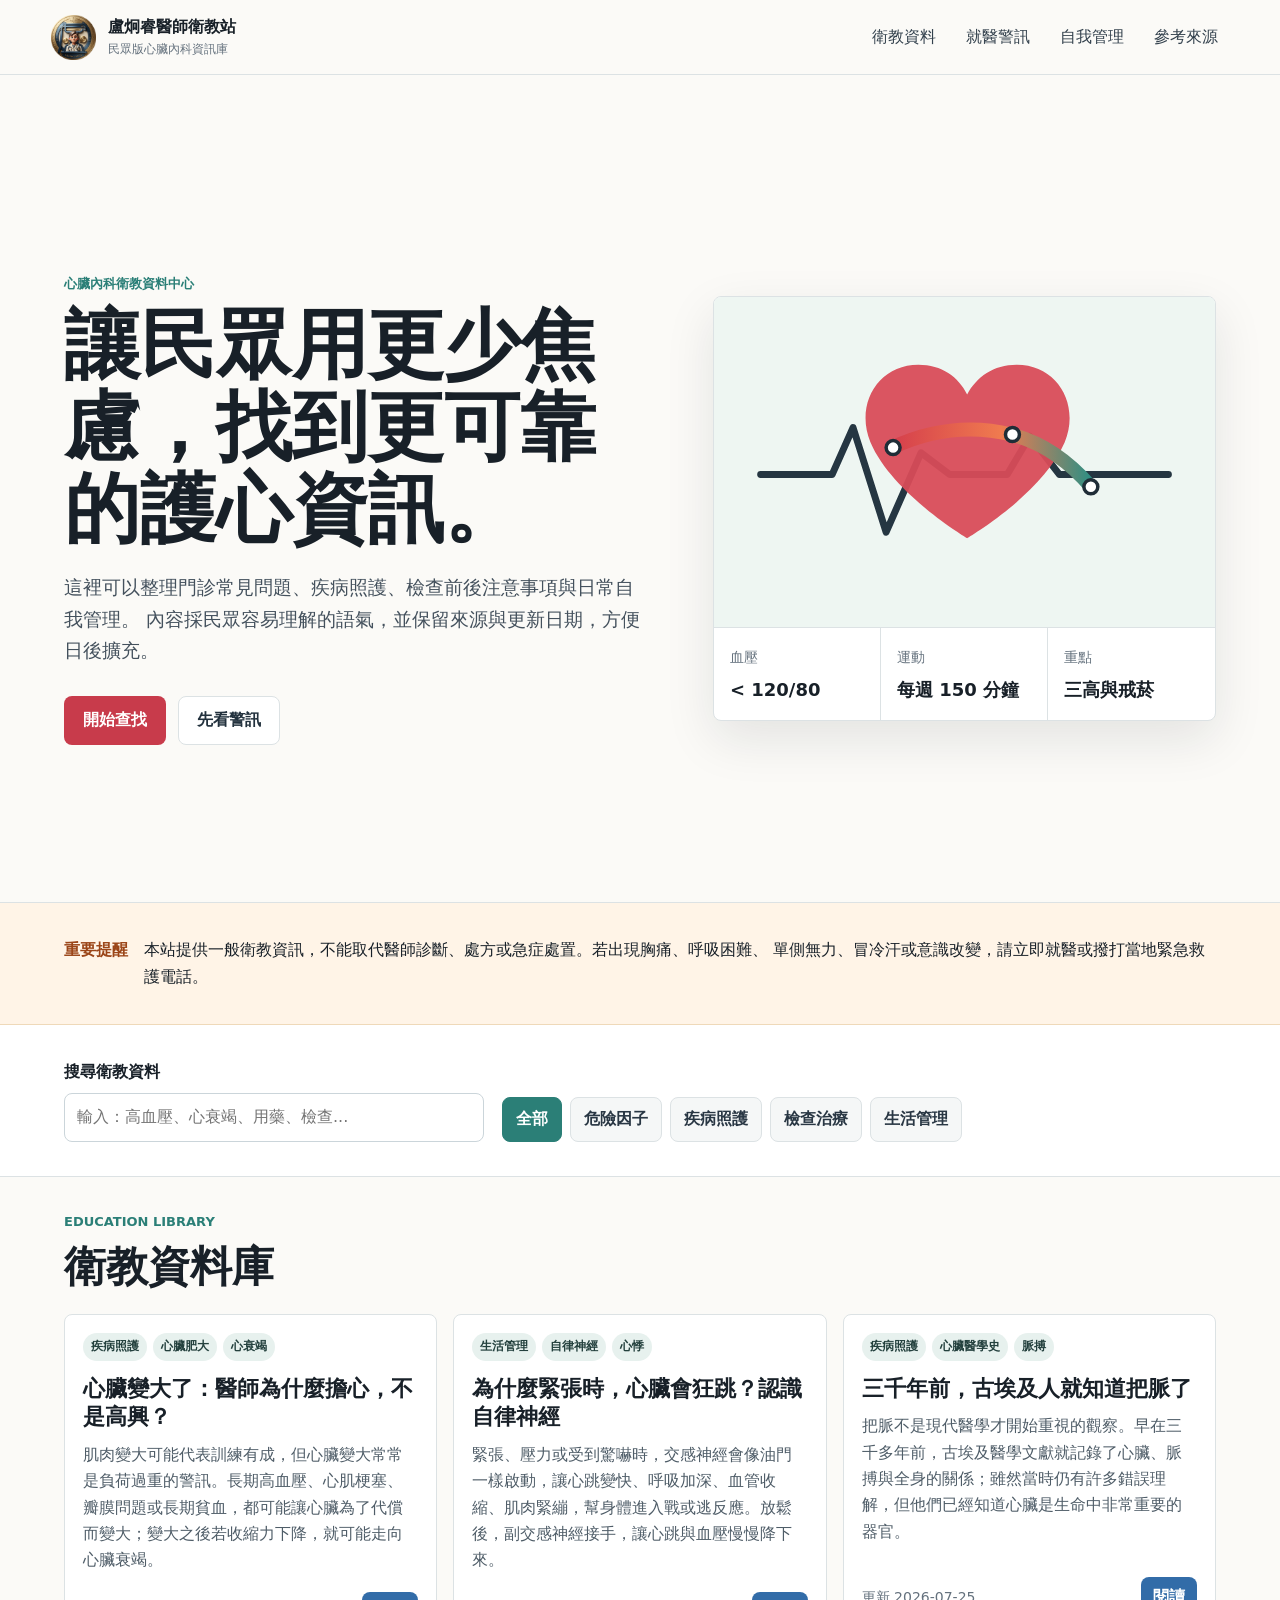
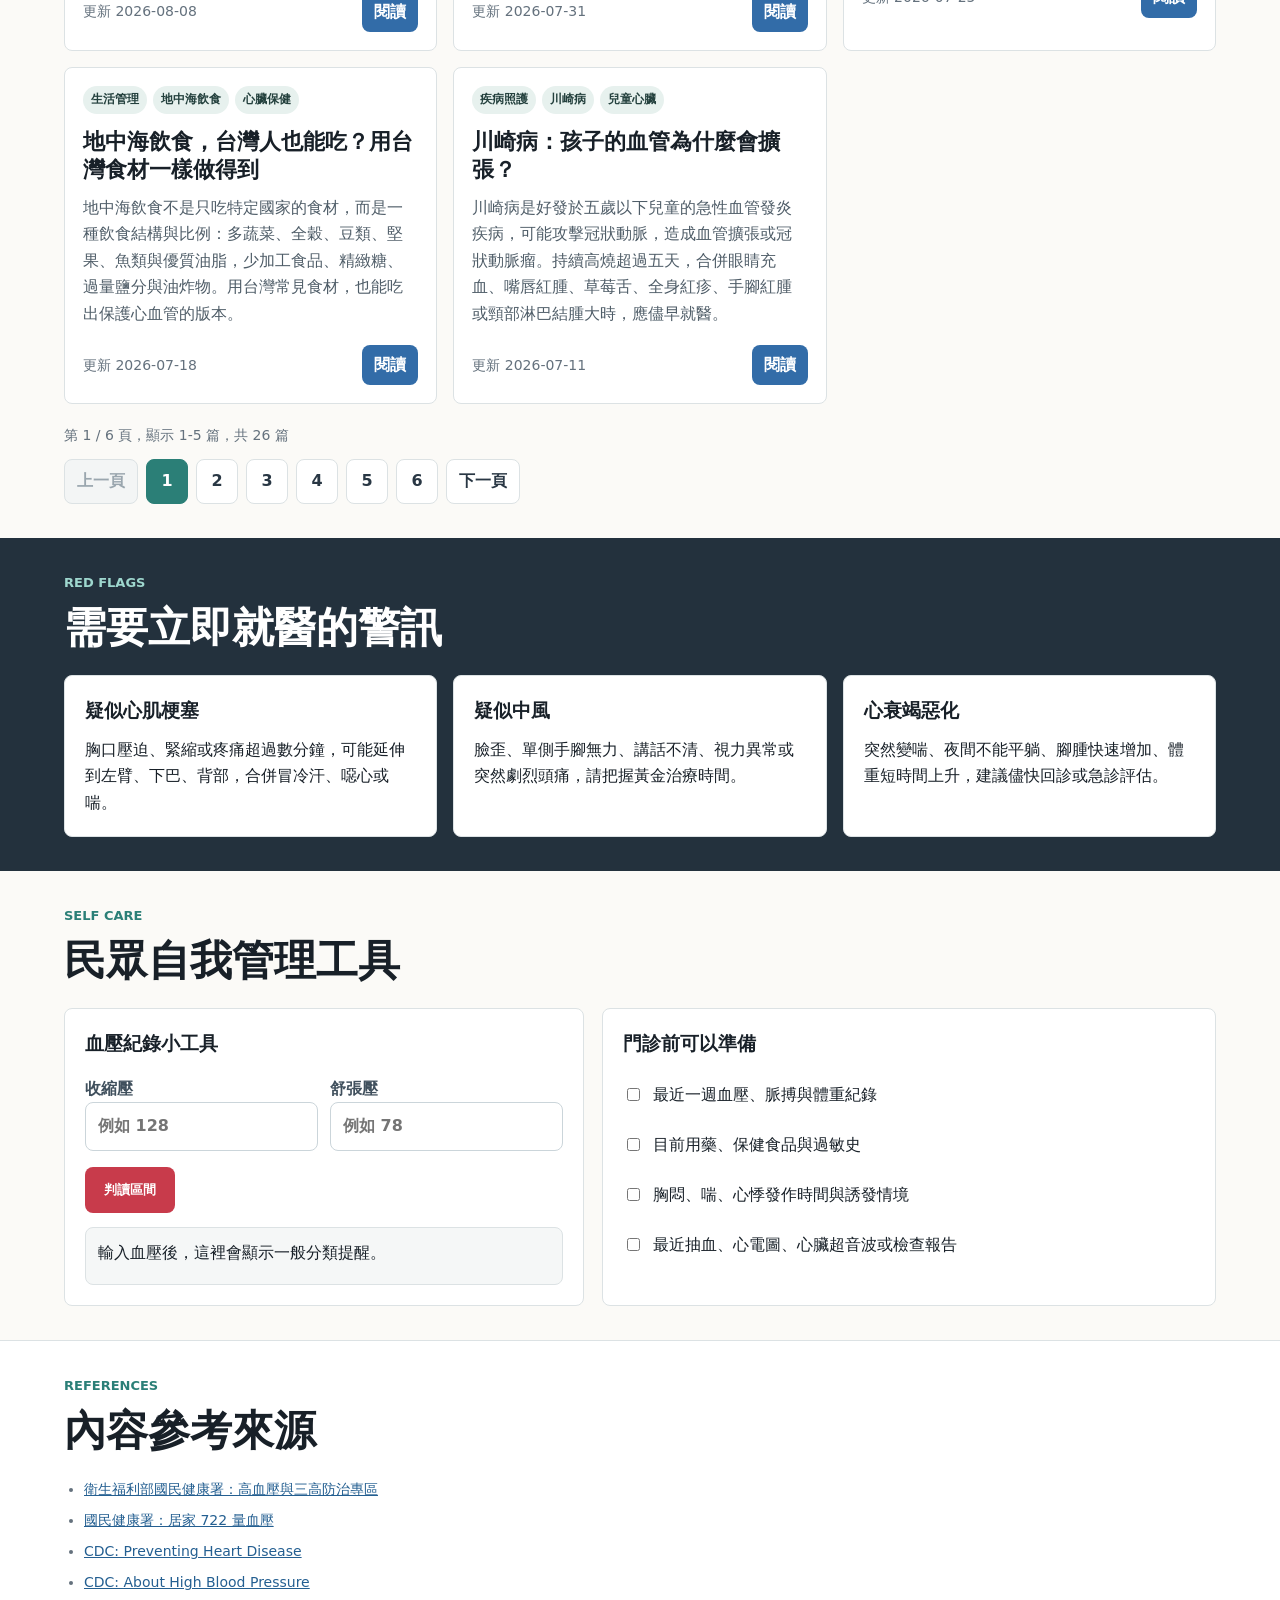
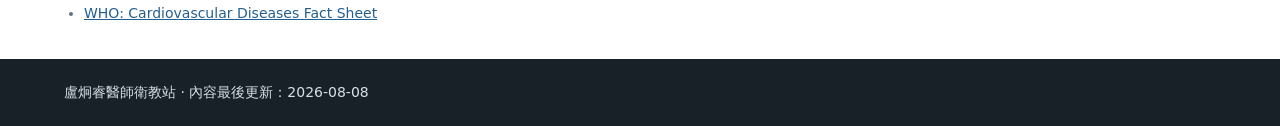
<file: index.html>
<!doctype html>
<html lang="zh-Hant">
  <head>
    <meta charset="utf-8">
    <meta name="viewport" content="width=device-width, initial-scale=1">
    <title>盧炯睿醫師衛教站</title>
    <meta
      name="description"
      content="心臟內科衛教資訊網站，提供高血壓、高血脂、冠心症、心衰竭、心律不整、用藥與生活照護資訊。"
    >
    <meta name="theme-color" content="#c83b4b">
    <meta property="og:title" content="盧炯睿醫師衛教站">
    <meta
      property="og:description"
      content="民眾版心臟內科衛教資訊庫，提供疾病照護、檢查治療、三高管理與護心生活資訊。"
    >
    <meta property="og:type" content="website">
    <link rel="stylesheet" href="styles.css">
  </head>
  <body>
    <header class="site-header">
      <a class="brand" href="#top" aria-label="回到首頁">
        <span class="brand-mark" aria-hidden="true">
          <img src="assets/brand-cardiologist.png" alt="">
        </span>
        <span>
          <strong>盧炯睿醫師衛教站</strong>
          <small>民眾版心臟內科資訊庫</small>
        </span>
      </a>
      <nav class="top-nav" aria-label="主要導覽">
        <a href="#library">衛教資料</a>
        <a href="#warning">就醫警訊</a>
        <a href="#tools">自我管理</a>
        <a href="#sources">參考來源</a>
      </nav>
    </header>

    <main id="top">
      <section class="intro">
        <div class="intro-copy">
          <p class="eyebrow">心臟內科衛教資料中心</p>
          <h1>讓民眾用更少焦慮，找到更可靠的護心資訊。</h1>
          <p>
            這裡可以整理門診常見問題、疾病照護、檢查前後注意事項與日常自我管理。
            內容採民眾容易理解的語氣，並保留來源與更新日期，方便日後擴充。
          </p>
          <div class="intro-actions">
            <a class="primary-action" href="#library">開始查找</a>
            <a class="secondary-action" href="#warning">先看警訊</a>
          </div>
        </div>
        <div class="heart-panel" aria-label="心血管健康重點圖示">
          <div class="heart-visual" aria-hidden="true">
            <svg viewBox="0 0 520 320">
              <defs>
                <linearGradient id="artery" x1="0" x2="1">
                  <stop offset="0" stop-color="#d53f4c"/>
                  <stop offset="0.55" stop-color="#f07b4f"/>
                  <stop offset="1" stop-color="#2f8f83"/>
                </linearGradient>
              </defs>
              <path class="ecg-line" d="M26 174h82l24-54 38 120 40-91 33 25h66l26-44 34 44h125"/>
              <path class="heart-shape" d="M263 247s-86-51-111-110c-18-44 9-89 55-89 27 0 46 14 56 34 11-20 30-34 57-34 46 0 73 45 55 89-25 59-112 110-112 110Z"/>
              <path class="vessel" d="M177 143c45-21 91-26 137-15 38 10 66 31 91 60"/>
              <circle cx="178" cy="143" r="8"/>
              <circle cx="315" cy="128" r="8"/>
              <circle cx="405" cy="188" r="8"/>
            </svg>
          </div>
          <div class="vitals">
            <div>
              <span>血壓</span>
              <strong>&lt; 120/80</strong>
            </div>
            <div>
              <span>運動</span>
              <strong>每週 150 分鐘</strong>
            </div>
            <div>
              <span>重點</span>
              <strong>三高與戒菸</strong>
            </div>
          </div>
        </div>
      </section>

      <section class="notice" aria-label="醫療提醒">
        <strong>重要提醒</strong>
        <p>
          本站提供一般衛教資訊，不能取代醫師診斷、處方或急症處置。若出現胸痛、呼吸困難、
          單側無力、冒冷汗或意識改變，請立即就醫或撥打當地緊急救護電話。
        </p>
      </section>

      <section class="toolbar" aria-label="搜尋和分類">
        <label class="search-box">
          <span>搜尋衛教資料</span>
          <input id="searchInput" type="search" placeholder="輸入：高血壓、心衰竭、用藥、檢查..." autocomplete="off">
        </label>
        <div class="filters" aria-label="分類篩選">
          <button class="filter is-active" type="button" data-filter="all">全部</button>
          <button class="filter" type="button" data-filter="risk">危險因子</button>
          <button class="filter" type="button" data-filter="disease">疾病照護</button>
          <button class="filter" type="button" data-filter="exam">檢查治療</button>
          <button class="filter" type="button" data-filter="life">生活管理</button>
        </div>
      </section>

      <section id="library" class="content-section">
        <div class="section-heading">
          <p class="eyebrow">Education Library</p>
          <h2>衛教資料庫</h2>
        </div>
        <div id="articleGrid" class="article-grid" aria-live="polite"></div>
        <nav id="pagination" class="pagination" aria-label="衛教文章分頁"></nav>
        <p id="emptyState" class="empty-state" hidden>找不到符合條件的資料。可以換個關鍵字，或新增一篇衛教文章。</p>
      </section>

      <section id="warning" class="warning-band">
        <div class="section-heading">
          <p class="eyebrow">Red Flags</p>
          <h2>需要立即就醫的警訊</h2>
        </div>
        <div class="warning-grid">
          <article>
            <h3>疑似心肌梗塞</h3>
            <p>胸口壓迫、緊縮或疼痛超過數分鐘，可能延伸到左臂、下巴、背部，合併冒冷汗、噁心或喘。</p>
          </article>
          <article>
            <h3>疑似中風</h3>
            <p>臉歪、單側手腳無力、講話不清、視力異常或突然劇烈頭痛，請把握黃金治療時間。</p>
          </article>
          <article>
            <h3>心衰竭惡化</h3>
            <p>突然變喘、夜間不能平躺、腳腫快速增加、體重短時間上升，建議儘快回診或急診評估。</p>
          </article>
        </div>
      </section>

      <section id="tools" class="content-section">
        <div class="section-heading">
          <p class="eyebrow">Self Care</p>
          <h2>民眾自我管理工具</h2>
        </div>
        <div class="tools-layout">
          <form class="bp-card" id="bpForm">
            <h3>血壓紀錄小工具</h3>
            <div class="bp-inputs">
              <label>
                收縮壓
                <input id="systolic" type="number" inputmode="numeric" min="60" max="260" placeholder="例如 128">
              </label>
              <label>
                舒張壓
                <input id="diastolic" type="number" inputmode="numeric" min="30" max="160" placeholder="例如 78">
              </label>
            </div>
            <button type="submit">判讀區間</button>
            <output id="bpResult">輸入血壓後，這裡會顯示一般分類提醒。</output>
          </form>
          <div class="checklist">
            <h3>門診前可以準備</h3>
            <label><input type="checkbox"> 最近一週血壓、脈搏與體重紀錄</label>
            <label><input type="checkbox"> 目前用藥、保健食品與過敏史</label>
            <label><input type="checkbox"> 胸悶、喘、心悸發作時間與誘發情境</label>
            <label><input type="checkbox"> 最近抽血、心電圖、心臟超音波或檢查報告</label>
          </div>
        </div>
      </section>

      <section id="sources" class="sources">
        <div class="section-heading">
          <p class="eyebrow">References</p>
          <h2>內容參考來源</h2>
        </div>
        <ul>
          <li><a href="https://www.hpa.gov.tw/Pages/List.aspx?nodeid=1463" target="_blank" rel="noreferrer">衛生福利部國民健康署：高血壓與三高防治專區</a></li>
          <li><a href="https://www.hpa.gov.tw/Pages/Detail.aspx?nodeid=4878&pid=18903" target="_blank" rel="noreferrer">國民健康署：居家 722 量血壓</a></li>
          <li><a href="https://www.cdc.gov/heart-disease/prevention/index.html" target="_blank" rel="noreferrer">CDC: Preventing Heart Disease</a></li>
          <li><a href="https://www.cdc.gov/high-blood-pressure/about/index.html" target="_blank" rel="noreferrer">CDC: About High Blood Pressure</a></li>
          <li><a href="https://www.who.int/westernpacific/newsroom/fact-sheets/detail/cardiovascular-diseases-%28cvds%29" target="_blank" rel="noreferrer">WHO: Cardiovascular Diseases Fact Sheet</a></li>
        </ul>
      </section>
    </main>

    <dialog id="articleDialog">
      <button class="close-dialog" type="button" aria-label="關閉">×</button>
      <article id="articleDetail"></article>
    </dialog>

    <footer>
      <p>盧炯睿醫師衛教站 · 內容最後更新：<span id="footerUpdatedDate">2026-06-14</span></p>
    </footer>

    <script src="app.js"></script>
  </body>
</html>
</file>
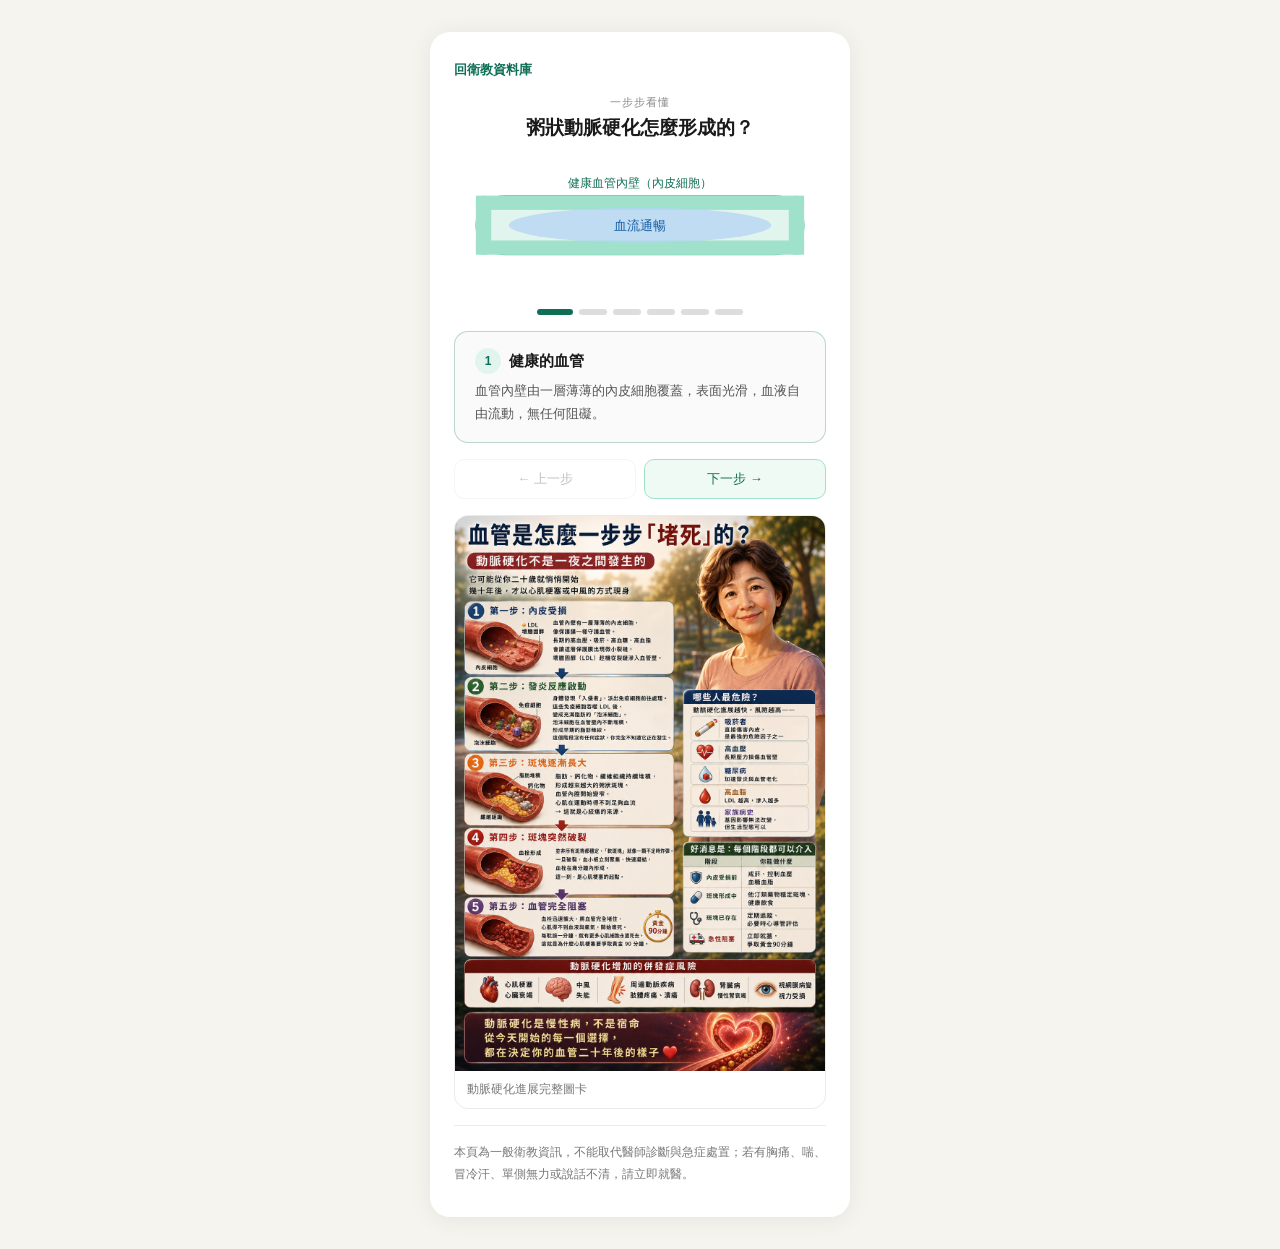
<file: pages/atherosclerosis.html>
<!DOCTYPE html>
<html lang="zh-TW">
<head>
<meta charset="UTF-8">
<meta name="viewport" content="width=device-width, initial-scale=1.0">
<title>粥狀動脈硬化 — 互動圖解</title>
<meta name="description" content="以翻頁互動圖解說明粥狀動脈硬化從內皮受損、發炎、斑塊長大、斑塊破裂到血管阻塞的過程。">
<style>
  * { box-sizing: border-box; margin: 0; padding: 0; }
  body {
    font-family: -apple-system, 'Noto Sans TC', sans-serif;
    background: #f5f4ef;
    min-height: 100vh;
    display: flex;
    align-items: center;
    justify-content: center;
    padding: 2rem 1rem;
  }
  .card {
    background: #fff;
    border-radius: 20px;
    max-width: 420px;
    width: 100%;
    padding: 1.75rem 1.5rem 2rem;
    box-shadow: 0 2px 24px rgba(0,0,0,0.07);
  }
  .back-link {
    display: inline-flex;
    margin-bottom: 1rem;
    color: #0F6E56;
    font-size: 13px;
    font-weight: 600;
    text-decoration: none;
  }
  .header { text-align: center; margin-bottom: 1.5rem; }
  .eyebrow { font-size: 11px; color: #888; letter-spacing: 0.1em; margin-bottom: 5px; text-transform: uppercase; }
  .title { font-size: 19px; font-weight: 600; color: #1a1a1a; }

  .vessel-wrap { margin-bottom: 1.25rem; }

  .dots { display: flex; gap: 6px; justify-content: center; margin-bottom: 1rem; }
  .dot { width: 28px; height: 6px; border-radius: 3px; cursor: pointer; transition: background 0.3s, width 0.3s; background: #ddd; }
  .dot.active { width: 36px; }

  .step-card {
    background: #fafafa;
    border: 1px solid #ebebeb;
    border-radius: 14px;
    padding: 1rem 1.25rem;
    min-height: 100px;
    margin-bottom: 1rem;
    transition: border-color 0.3s;
  }
  .step-header { display: flex; align-items: center; gap: 8px; margin-bottom: 6px; }
  .step-num {
    width: 26px; height: 26px; border-radius: 50%;
    font-size: 12px; font-weight: 600;
    display: flex; align-items: center; justify-content: center;
    flex-shrink: 0; transition: background 0.3s, color 0.3s;
  }
  .step-title { font-weight: 600; font-size: 15px; color: #1a1a1a; }
  .step-desc { font-size: 13px; color: #555; line-height: 1.75; }

  .nav-row { display: flex; gap: 8px; }
  .nav-btn {
    flex: 1; padding: 10px;
    border-radius: 10px;
    border: 1px solid #e0e0e0;
    background: #fff;
    font-size: 13px; font-weight: 500;
    cursor: pointer; color: #333;
    transition: background 0.2s, opacity 0.2s;
  }
  .nav-btn:hover { background: #f0f0f0; }
  .nav-btn.primary { background: #f0faf5; border-color: #9FE1CB; color: #0F6E56; }

  .risk-box {
    margin-top: 1rem;
    background: #fff5f5;
    border: 1px solid #fcc;
    border-radius: 14px;
    padding: 1rem 1.25rem;
    display: none;
  }
  .risk-title { font-weight: 600; font-size: 13px; color: #c0392b; margin-bottom: 6px; }
  .risk-body { font-size: 12px; color: #a32d2d; line-height: 1.9; }
  .poster-figure {
    margin-top: 1rem;
    overflow: hidden;
    border: 1px solid #ebebeb;
    border-radius: 14px;
    background: #fff;
  }
  .poster-figure img {
    display: block;
    width: 100%;
    height: auto;
  }
  .poster-figure figcaption {
    padding: 9px 12px;
    color: #777;
    font-size: 12px;
    line-height: 1.6;
  }
  .medical-note {
    margin-top: 1rem;
    padding-top: 1rem;
    border-top: 1px solid #ebebeb;
    color: #777;
    font-size: 12px;
    line-height: 1.8;
  }
</style>
</head>
<body>
<div class="card">
  <a class="back-link" href="../index.html">回衛教資料庫</a>

  <div class="header">
    <div class="eyebrow">一步步看懂</div>
    <div class="title">粥狀動脈硬化怎麼形成的？</div>
  </div>

  <div class="vessel-wrap">
    <svg width="100%" viewBox="0 0 340 110" role="img">
      <title>血管橫切面動態圖</title>
      <defs>
        <marker id="arr2" viewBox="0 0 10 10" refX="8" refY="5" markerWidth="6" markerHeight="6" orient="auto-start-reverse">
          <path d="M2 1L8 5L2 9" fill="none" stroke="context-stroke" stroke-width="1.5" stroke-linecap="round" stroke-linejoin="round"/>
        </marker>
      </defs>

      <rect x="20" y="28" width="300" height="54" rx="27" fill="#E1F5EE" stroke="#5DCAA5" stroke-width="1"/>
      <rect x="20" y="28" width="300" height="13" rx="0" fill="#9FE1CB"/>
      <rect x="20" y="69" width="300" height="13" rx="0" fill="#9FE1CB"/>
      <rect x="20" y="28" width="14" height="54" rx="6" fill="#9FE1CB"/>
      <rect x="306" y="28" width="14" height="54" rx="6" fill="#9FE1CB"/>

      <ellipse id="lumen" cx="170" cy="55" rx="120" ry="16" fill="#B5D4F4" opacity="0.75"/>
      <g id="plaque-group"></g>
      <g id="clot-group"></g>

      <text id="lumen-label" x="170" y="59" text-anchor="middle" font-size="12" font-family="-apple-system, sans-serif" fill="#185FA5" font-weight="500">血流通暢</text>
      <text id="wall-label" x="170" y="20" text-anchor="middle" font-size="11" font-family="-apple-system, sans-serif" fill="#0F6E56">健康血管內壁（內皮細胞）</text>
    </svg>
  </div>

  <div class="dots" id="dots-nav"></div>

  <div class="step-card" id="step-card">
    <div class="step-header">
      <div class="step-num" id="step-num" style="background:#E1F5EE;color:#0F6E56;">1</div>
      <div class="step-title" id="step-title">健康的血管</div>
    </div>
    <div class="step-desc" id="step-desc">血管內壁由一層薄薄的內皮細胞覆蓋，表面光滑，血液自由流動，無任何阻礙。</div>
  </div>

  <div class="nav-row">
    <button class="nav-btn" id="btn-prev" onclick="changeStep(-1)">← 上一步</button>
    <button class="nav-btn primary" id="btn-next" onclick="changeStep(1)">下一步 →</button>
  </div>

  <div class="risk-box" id="risk-box">
    <div class="risk-title">如何預防？</div>
    <div class="risk-body">
      戒菸 ｜ 控制血壓、血糖、血脂<br>
      規律運動 ｜ 健康飲食<br>
      定期健檢，早期發現早期治療
    </div>
  </div>

  <figure class="poster-figure">
    <img src="../assets/atherosclerosis-progression-guide.png" alt="動脈硬化進展衛教圖卡，說明血管從內皮受損、發炎反應、斑塊長大、斑塊破裂到完全阻塞的過程">
    <figcaption>動脈硬化進展完整圖卡</figcaption>
  </figure>

  <p class="medical-note">本頁為一般衛教資訊，不能取代醫師診斷與急症處置；若有胸痛、喘、冒冷汗、單側無力或說話不清，請立即就醫。</p>

</div>

<script>
const steps = [
  {
    title: "健康的血管",
    desc: "血管內壁由一層薄薄的內皮細胞覆蓋，表面光滑，血液自由流動，無任何阻礙。",
    color: "#0F6E56", bg: "#E1F5EE",
    lumenRx: 120, lumenFill: "#B5D4F4",
    lumenLabel: "血流通暢", lumenLabelColor: "#185FA5",
    wallLabel: "健康血管內壁（內皮細胞）", wallLabelColor: "#0F6E56",
    plaque: 0, clot: false, clotSize: 0, showRisk: false
  },
  {
    title: "第一步：內皮受損",
    desc: "長期高血壓、吸菸、高血脂、高血糖會傷害內皮細胞，使血管壁出現微小裂縫，壞膽固醇（LDL）趁機滲入。",
    color: "#854F0B", bg: "#FAEEDA",
    lumenRx: 116, lumenFill: "#B5D4F4",
    lumenLabel: "血流正常", lumenLabelColor: "#185FA5",
    wallLabel: "⚠ 內皮受損，LDL 開始滲入", wallLabelColor: "#854F0B",
    plaque: 0, clot: false, clotSize: 0, showRisk: false
  },
  {
    title: "第二步：發炎反應啟動",
    desc: "免疫細胞被召喚至受損處，吞噬 LDL 後變成「泡沫細胞」，在血管壁內堆積，形成早期脂肪條紋。",
    color: "#854F0B", bg: "#FAEEDA",
    lumenRx: 105, lumenFill: "#85B7EB",
    lumenLabel: "輕微變窄", lumenLabelColor: "#185FA5",
    wallLabel: "泡沫細胞堆積，脂肪條紋形成", wallLabelColor: "#854F0B",
    plaque: 1, clot: false, clotSize: 0, showRisk: false
  },
  {
    title: "第三步：斑塊逐漸長大",
    desc: "脂肪、鈣化物、纖維組織持續堆積，形成「粥狀斑塊」。血管越來越窄，運動時心肌開始缺血——這就是心絞痛。",
    color: "#993C1D", bg: "#FAECE7",
    lumenRx: 78, lumenFill: "#378ADD",
    lumenLabel: "明顯狹窄", lumenLabelColor: "#fff",
    wallLabel: "斑塊增大，血管腔縮小", wallLabelColor: "#993C1D",
    plaque: 2, clot: false, clotSize: 0, showRisk: false
  },
  {
    title: "第四步：斑塊破裂",
    desc: "不穩定的斑塊突然破裂，血小板迅速聚集，血栓開始形成——這是心肌梗塞發生的關鍵時刻。",
    color: "#A32D2D", bg: "#FCEBEB",
    lumenRx: 60, lumenFill: "#378ADD",
    lumenLabel: "嚴重狹窄", lumenLabelColor: "#fff",
    wallLabel: "⚠ 斑塊破裂！血栓開始形成", wallLabelColor: "#A32D2D",
    plaque: 3, clot: true, clotSize: 0.45, showRisk: false
  },
  {
    title: "第五步：完全阻塞 — 心肌梗塞",
    desc: "血栓快速擴大，完全堵住血管。心肌得不到血液與氧氣，開始壞死。黃金 90 分鐘內打通血管，是搶救心肌的關鍵。",
    color: "#A32D2D", bg: "#FCEBEB",
    lumenRx: 14, lumenFill: "#E24B4A",
    lumenLabel: "完全阻塞！", lumenLabelColor: "#fff",
    wallLabel: "心肌梗塞發生，黃金90分鐘搶救", wallLabelColor: "#A32D2D",
    plaque: 3, clot: true, clotSize: 1, showRisk: true
  }
];

let current = 0;

function buildNav() {
  const nav = document.getElementById("dots-nav");
  steps.forEach((s, i) => {
    const dot = document.createElement("div");
    dot.className = "dot" + (i === 0 ? " active" : "");
    dot.id = "dot-" + i;
    dot.style.background = i === 0 ? steps[0].color : "#ddd";
    dot.onclick = () => goTo(i);
    nav.appendChild(dot);
  });
}

function updateSVG(step) {
  const s = steps[step];
  const lumen = document.getElementById("lumen");
  lumen.setAttribute("rx", s.lumenRx);
  lumen.setAttribute("fill", s.lumenFill);

  const ll = document.getElementById("lumen-label");
  ll.textContent = s.lumenLabel;
  ll.setAttribute("fill", s.lumenLabelColor);

  const wl = document.getElementById("wall-label");
  wl.textContent = s.wallLabel;
  wl.setAttribute("fill", s.wallLabelColor);

  const pg = document.getElementById("plaque-group");
  pg.innerHTML = "";
  if (s.plaque >= 1) {
    const configs = [
      { topH: 6, botH: 5, rx: 3, fill: "#FAC775" },
      { topH: 13, botH: 11, rx: 5, fill: "#EF9F27" },
      { topH: 20, botH: 17, rx: 7, fill: "#BA7517" }
    ];
    const c = configs[Math.min(s.plaque - 1, 2)];
    pg.innerHTML = `
      <rect x="55" y="41" width="230" height="${c.topH}" rx="${c.rx}" fill="${c.fill}" opacity="0.9"/>
      <rect x="65" y="${69 - c.botH}" width="210" height="${c.botH}" rx="${c.rx}" fill="${c.fill}" opacity="0.9"/>
    `;
  }

  const cg = document.getElementById("clot-group");
  cg.innerHTML = "";
  if (s.clot && s.clotSize > 0) {
    const rw = Math.round(55 * s.clotSize);
    const rh = Math.max(4, Math.round(13 * s.clotSize));
    const op = 0.55 + s.clotSize * 0.4;
    cg.innerHTML = `<ellipse cx="170" cy="55" rx="${rw}" ry="${rh}" fill="#E24B4A" opacity="${op}"/>`;
  }
}

function updateCard(step) {
  const s = steps[step];
  const numEl = document.getElementById("step-num");
  numEl.textContent = step + 1;
  numEl.style.background = s.bg;
  numEl.style.color = s.color;
  document.getElementById("step-title").textContent = s.title;
  document.getElementById("step-desc").textContent = s.desc;
  document.getElementById("step-card").style.borderColor = s.color + "44";
  document.getElementById("risk-box").style.display = s.showRisk ? "block" : "none";
  document.getElementById("btn-prev").style.opacity = step === 0 ? "0.3" : "1";
  document.getElementById("btn-next").style.opacity = step === steps.length - 1 ? "0.3" : "1";

  for (let i = 0; i < steps.length; i++) {
    const dot = document.getElementById("dot-" + i);
    if (!dot) continue;
    dot.style.background = i === step ? s.color : "#ddd";
    dot.style.width = i === step ? "36px" : "28px";
    dot.classList.toggle("active", i === step);
  }
}

function goTo(i) {
  current = Math.max(0, Math.min(steps.length - 1, i));
  updateSVG(current);
  updateCard(current);
}

function changeStep(dir) { goTo(current + dir); }

buildNav();
updateSVG(0);
updateCard(0);
</script>
</body>
</html>
</file>
<file: styles.css>
:root {
  color-scheme: light;
  --ink: #182028;
  --muted: #64717d;
  --paper: #fbfaf7;
  --panel: #ffffff;
  --line: #dce2e4;
  --red: #c83b4b;
  --coral: #e76f51;
  --teal: #2b7f77;
  --blue: #326ca8;
  --green: #3e8f63;
  --shadow: 0 18px 50px rgba(24, 32, 40, 0.1);
  font-family: "Noto Sans TC", "PingFang TC", "Microsoft JhengHei", system-ui, sans-serif;
}

* {
  box-sizing: border-box;
}

html {
  scroll-behavior: smooth;
}

body {
  margin: 0;
  background: var(--paper);
  color: var(--ink);
  font-size: 16px;
  line-height: 1.65;
}

a {
  color: inherit;
}

.site-header {
  position: sticky;
  top: 0;
  z-index: 10;
  display: flex;
  align-items: center;
  justify-content: space-between;
  gap: 24px;
  padding: 14px clamp(18px, 4vw, 56px);
  background: rgba(251, 250, 247, 0.94);
  border-bottom: 1px solid var(--line);
  backdrop-filter: blur(16px);
}

.brand {
  display: flex;
  align-items: center;
  gap: 12px;
  min-width: 220px;
  text-decoration: none;
}

.brand-mark {
  display: grid;
  width: 45px;
  height: 45px;
  place-items: center;
  overflow: hidden;
  border-radius: 0;
  background: transparent;
  border: 0;
}

.brand-mark img {
  width: 45px;
  height: 45px;
  object-fit: cover;
  border-radius: 0;
}

.brand strong,
.brand small {
  display: block;
}

.brand small {
  color: var(--muted);
  font-size: 12px;
}

.top-nav {
  display: flex;
  flex-wrap: wrap;
  justify-content: flex-end;
  gap: 8px;
}

.top-nav a {
  min-height: 36px;
  padding: 7px 11px;
  color: #33414d;
  text-decoration: none;
  border-radius: 8px;
}

.top-nav a:hover,
.top-nav a:focus-visible {
  background: #eef4f3;
  outline: none;
}

main {
  overflow: hidden;
}

.intro {
  display: grid;
  grid-template-columns: minmax(0, 1fr) minmax(320px, 0.86fr);
  align-items: center;
  gap: clamp(28px, 5vw, 72px);
  min-height: calc(100vh - 72px);
  padding: clamp(34px, 7vw, 82px) clamp(18px, 5vw, 72px) 42px;
  border-bottom: 1px solid var(--line);
}

.intro-copy {
  max-width: 760px;
}

.eyebrow {
  margin: 0 0 10px;
  color: var(--teal);
  font-size: 13px;
  font-weight: 800;
  letter-spacing: 0;
  text-transform: uppercase;
}

h1,
h2,
h3,
p {
  overflow-wrap: anywhere;
}

h1 {
  margin: 0;
  font-size: clamp(42px, 8vw, 76px);
  line-height: 1.08;
  letter-spacing: 0;
}

.intro-copy > p:not(.eyebrow) {
  max-width: 650px;
  margin: 22px 0 0;
  color: #44515d;
  font-size: 19px;
}

.intro-actions {
  display: flex;
  flex-wrap: wrap;
  gap: 12px;
  margin-top: 30px;
}

.primary-action,
.secondary-action,
.bp-card button {
  display: inline-flex;
  align-items: center;
  justify-content: center;
  min-height: 46px;
  padding: 10px 18px;
  border: 1px solid transparent;
  border-radius: 8px;
  font-weight: 800;
  text-decoration: none;
  cursor: pointer;
}

.primary-action,
.bp-card button {
  background: var(--red);
  color: #ffffff;
}

.secondary-action {
  background: #ffffff;
  border-color: var(--line);
  color: #22313d;
}

.heart-panel {
  background: #ffffff;
  border: 1px solid var(--line);
  border-radius: 8px;
  box-shadow: var(--shadow);
  overflow: hidden;
}

.heart-visual {
  display: grid;
  min-height: 330px;
  place-items: center;
  padding: 24px;
  background: #eef6f2;
}

.heart-visual svg {
  width: min(100%, 520px);
  height: auto;
}

.heart-shape {
  fill: #d94c59;
  opacity: 0.94;
}

.ecg-line {
  fill: none;
  stroke: #253642;
  stroke-width: 8;
  stroke-linecap: round;
  stroke-linejoin: round;
}

.vessel {
  fill: none;
  stroke: url(#artery);
  stroke-width: 16;
  stroke-linecap: round;
}

.heart-visual circle {
  fill: #ffffff;
  stroke: #1f2d37;
  stroke-width: 4;
}

.vitals {
  display: grid;
  grid-template-columns: repeat(3, 1fr);
  border-top: 1px solid var(--line);
}

.vitals div {
  min-width: 0;
  padding: 16px;
  border-right: 1px solid var(--line);
}

.vitals div:last-child {
  border-right: 0;
}

.vitals span,
.card-meta,
.sources li,
footer {
  color: var(--muted);
  font-size: 14px;
}

.vitals strong {
  display: block;
  margin-top: 4px;
  font-size: 18px;
}

.notice,
.toolbar,
.content-section,
.warning-band,
.sources {
  padding: 34px clamp(18px, 5vw, 72px);
}

.notice {
  display: flex;
  gap: 16px;
  align-items: flex-start;
  background: #fff4e7;
  border-bottom: 1px solid #efd9b9;
}

.notice strong {
  flex: 0 0 auto;
  color: #9b4518;
}

.notice p {
  max-width: 1120px;
  margin: 0;
}

.toolbar {
  display: grid;
  grid-template-columns: minmax(240px, 420px) 1fr;
  gap: 18px;
  align-items: end;
  background: #ffffff;
  border-bottom: 1px solid var(--line);
}

.search-box span {
  display: block;
  margin-bottom: 8px;
  font-weight: 800;
}

input[type="search"],
input[type="number"] {
  width: 100%;
  min-height: 46px;
  padding: 10px 12px;
  color: var(--ink);
  background: #ffffff;
  border: 1px solid #cbd5da;
  border-radius: 8px;
  font: inherit;
}

.filters {
  display: flex;
  flex-wrap: wrap;
  gap: 8px;
}

.filter {
  min-height: 40px;
  padding: 8px 13px;
  color: #293744;
  background: #f5f7f7;
  border: 1px solid var(--line);
  border-radius: 8px;
  font: inherit;
  font-weight: 800;
  cursor: pointer;
}

.filter.is-active {
  color: #ffffff;
  background: var(--teal);
  border-color: var(--teal);
}

.section-heading {
  max-width: 920px;
  margin-bottom: 22px;
}

h2 {
  margin: 0;
  font-size: clamp(28px, 4vw, 42px);
  line-height: 1.18;
}

.article-grid {
  display: grid;
  grid-template-columns: repeat(3, minmax(0, 1fr));
  gap: 16px;
}

.article-card,
.warning-grid article,
.bp-card,
.checklist {
  background: var(--panel);
  border: 1px solid var(--line);
  border-radius: 8px;
}

.article-card {
  display: grid;
  grid-template-rows: auto 1fr auto;
  min-height: 300px;
  padding: 18px;
}

.tag-row {
  display: flex;
  flex-wrap: wrap;
  gap: 6px;
  margin-bottom: 14px;
}

.tag {
  padding: 4px 8px;
  color: #24413e;
  background: #e7f1ee;
  border-radius: 999px;
  font-size: 12px;
  font-weight: 800;
}

.article-card h3 {
  margin: 0 0 10px;
  font-size: 22px;
  line-height: 1.3;
}

.article-card p {
  margin: 0;
  color: #4f5d68;
}

.card-footer {
  display: flex;
  align-items: center;
  justify-content: space-between;
  gap: 12px;
  margin-top: 18px;
}

.open-article {
  min-height: 38px;
  padding: 7px 12px;
  color: #ffffff;
  background: var(--blue);
  border: 0;
  border-radius: 8px;
  font: inherit;
  font-weight: 800;
  cursor: pointer;
}

.empty-state {
  padding: 22px;
  background: #ffffff;
  border: 1px dashed #b8c4ca;
  border-radius: 8px;
}

.pagination {
  display: grid;
  gap: 12px;
  margin-top: 20px;
}

.pagination[hidden] {
  display: none;
}

.pagination-status {
  margin: 0;
  color: var(--muted);
  font-size: 14px;
}

.pagination-controls {
  display: flex;
  flex-wrap: wrap;
  gap: 8px;
}

.page-button {
  min-width: 42px;
  min-height: 42px;
  padding: 8px 12px;
  color: #293744;
  background: #ffffff;
  border: 1px solid var(--line);
  border-radius: 8px;
  font: inherit;
  font-weight: 800;
  cursor: pointer;
}

.page-button:hover:not(:disabled),
.page-button:focus-visible {
  border-color: var(--teal);
  outline: none;
}

.page-button.is-active {
  color: #ffffff;
  background: var(--teal);
  border-color: var(--teal);
}

.page-button:disabled {
  color: #9aa6ae;
  background: #f3f5f5;
  cursor: not-allowed;
}

.warning-band {
  background: #23313d;
  color: #ffffff;
}

.warning-band .eyebrow {
  color: #9ed7ce;
}

.warning-grid {
  display: grid;
  grid-template-columns: repeat(3, minmax(0, 1fr));
  gap: 16px;
}

.warning-grid article {
  padding: 20px;
  color: var(--ink);
}

.warning-grid h3,
.tools-layout h3 {
  margin: 0 0 10px;
}

.warning-grid p,
.sources ul {
  margin: 0;
}

.tools-layout {
  display: grid;
  grid-template-columns: minmax(280px, 520px) 1fr;
  gap: 18px;
}

.bp-card,
.checklist {
  padding: 20px;
}

.bp-inputs {
  display: grid;
  grid-template-columns: 1fr 1fr;
  gap: 12px;
  margin: 16px 0;
}

.bp-inputs label {
  color: #40505d;
  font-weight: 800;
}

.bp-card output {
  display: block;
  min-height: 58px;
  margin-top: 14px;
  padding: 12px;
  background: #f5f7f7;
  border: 1px solid var(--line);
  border-radius: 8px;
}

.checklist {
  display: grid;
  align-content: start;
  gap: 12px;
}

.checklist label {
  display: flex;
  gap: 10px;
  align-items: flex-start;
  min-height: 38px;
}

.checklist input {
  margin-top: 6px;
  accent-color: var(--teal);
}

.sources {
  background: #ffffff;
  border-top: 1px solid var(--line);
}

.sources ul {
  display: grid;
  gap: 8px;
  padding-left: 20px;
}

.sources a {
  color: #245f91;
}

dialog {
  width: min(1120px, calc(100% - 28px));
  max-height: min(820px, calc(100% - 28px));
  padding: 0;
  border: 1px solid var(--line);
  border-radius: 8px;
  box-shadow: var(--shadow);
}

dialog::backdrop {
  background: rgba(17, 24, 31, 0.55);
}

.close-dialog {
  position: sticky;
  top: 0;
  float: right;
  width: 42px;
  height: 42px;
  margin: 10px;
  color: #ffffff;
  background: #253642;
  border: 0;
  border-radius: 8px;
  font-size: 28px;
  line-height: 1;
  cursor: pointer;
}

#articleDetail {
  padding: 28px;
}

#articleDetail h2 {
  padding-right: 46px;
}

#articleDetail ul {
  padding-left: 22px;
}

.article-images {
  display: grid;
  gap: 14px;
  margin: 18px 0 22px;
}

.article-images figure {
  margin: 0;
  overflow: hidden;
  background: #ffffff;
  border: 1px solid var(--line);
  border-radius: 8px;
}

.article-images img {
  display: block;
  width: 100%;
  height: auto;
}

.article-images figcaption {
  padding: 9px 12px;
  color: var(--muted);
  font-size: 14px;
}

.article-links {
  display: flex;
  flex-wrap: wrap;
  gap: 10px;
  margin: 4px 0 22px;
}

.article-link {
  display: inline-flex;
  align-items: center;
  justify-content: center;
  min-height: 42px;
  padding: 9px 14px;
  color: #ffffff;
  background: var(--teal);
  border-radius: 8px;
  font-weight: 800;
  text-decoration: none;
}

footer {
  padding: 22px clamp(18px, 5vw, 72px);
  background: #182028;
  color: #d8e0e5;
}

footer p {
  margin: 0;
}

@media (max-width: 980px) {
  .site-header,
  .toolbar,
  .intro,
  .tools-layout {
    grid-template-columns: 1fr;
  }

  .site-header {
    position: static;
    display: grid;
  }

  .top-nav {
    justify-content: flex-start;
  }

  .intro {
    min-height: auto;
  }

  .article-grid,
  .warning-grid {
    grid-template-columns: repeat(2, minmax(0, 1fr));
  }
}

@media (max-width: 640px) {
  body {
    font-size: 15px;
  }

  .brand {
    min-width: 0;
  }

  .top-nav a {
    padding-inline: 9px;
  }

  h1 {
    font-size: 38px;
  }

  .heart-visual {
    min-height: 230px;
    padding: 14px;
  }

  .vitals,
  .article-grid,
  .warning-grid,
  .bp-inputs {
    grid-template-columns: 1fr;
  }

  .vitals div {
    border-right: 0;
    border-bottom: 1px solid var(--line);
  }

  .vitals div:last-child {
    border-bottom: 0;
  }

  .notice {
    display: block;
  }

  .notice strong {
    display: block;
    margin-bottom: 6px;
  }

  .article-card {
    min-height: auto;
  }

  .pagination-controls {
    display: grid;
    grid-template-columns: repeat(5, minmax(0, 1fr));
  }

  .page-button {
    min-width: 0;
    padding-inline: 8px;
  }
}
</file>
